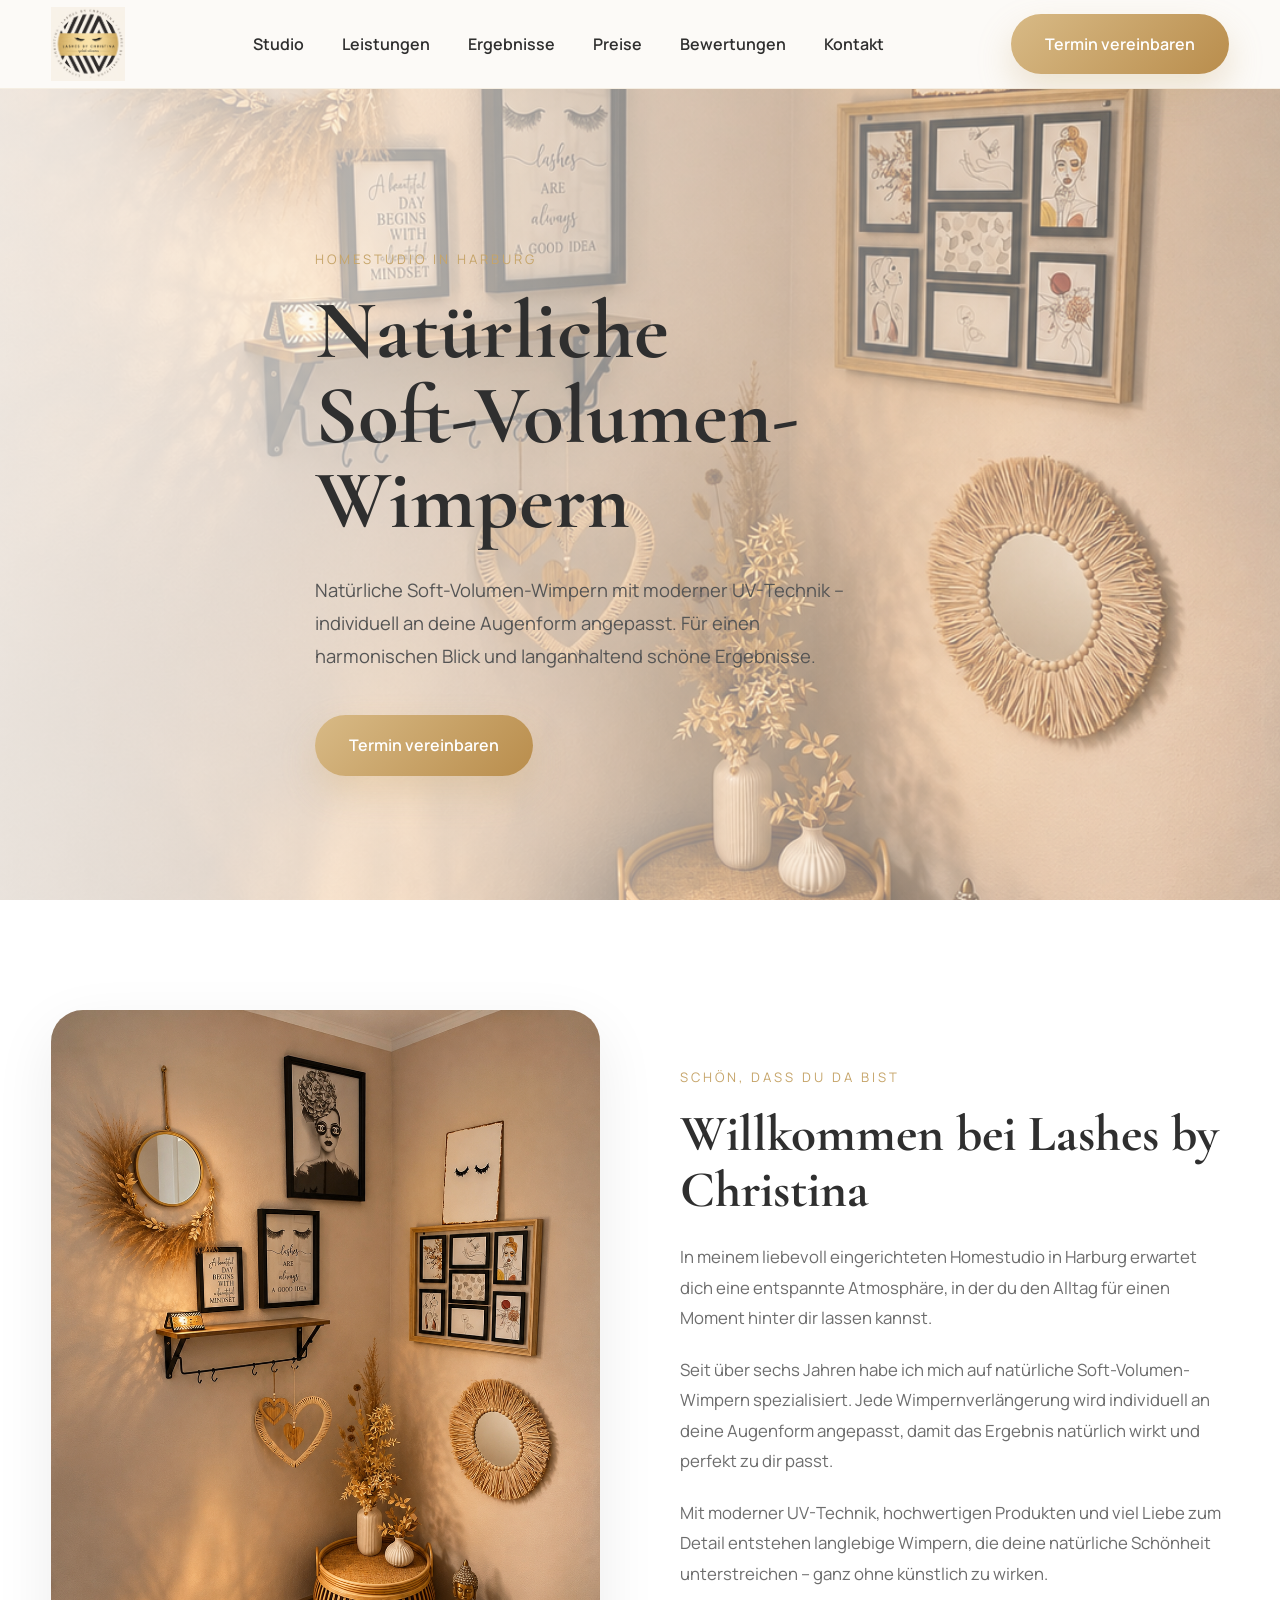
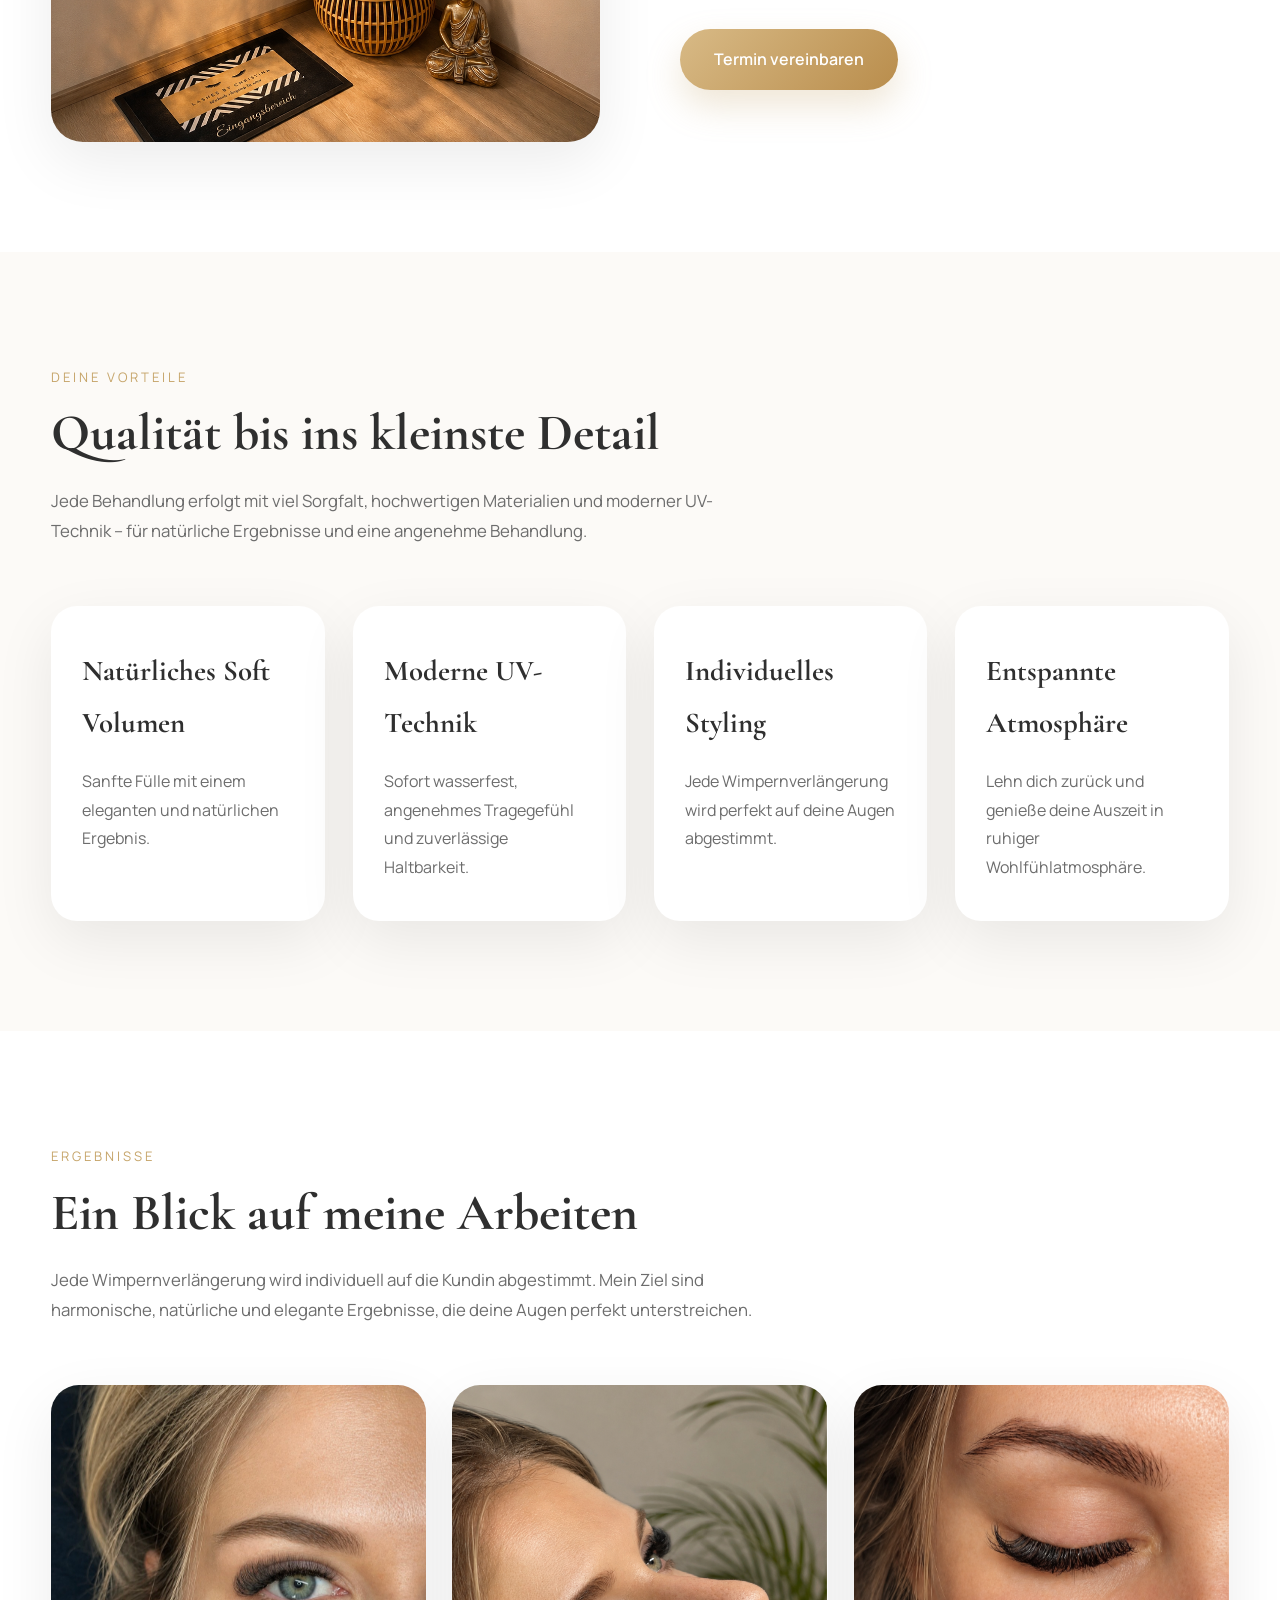
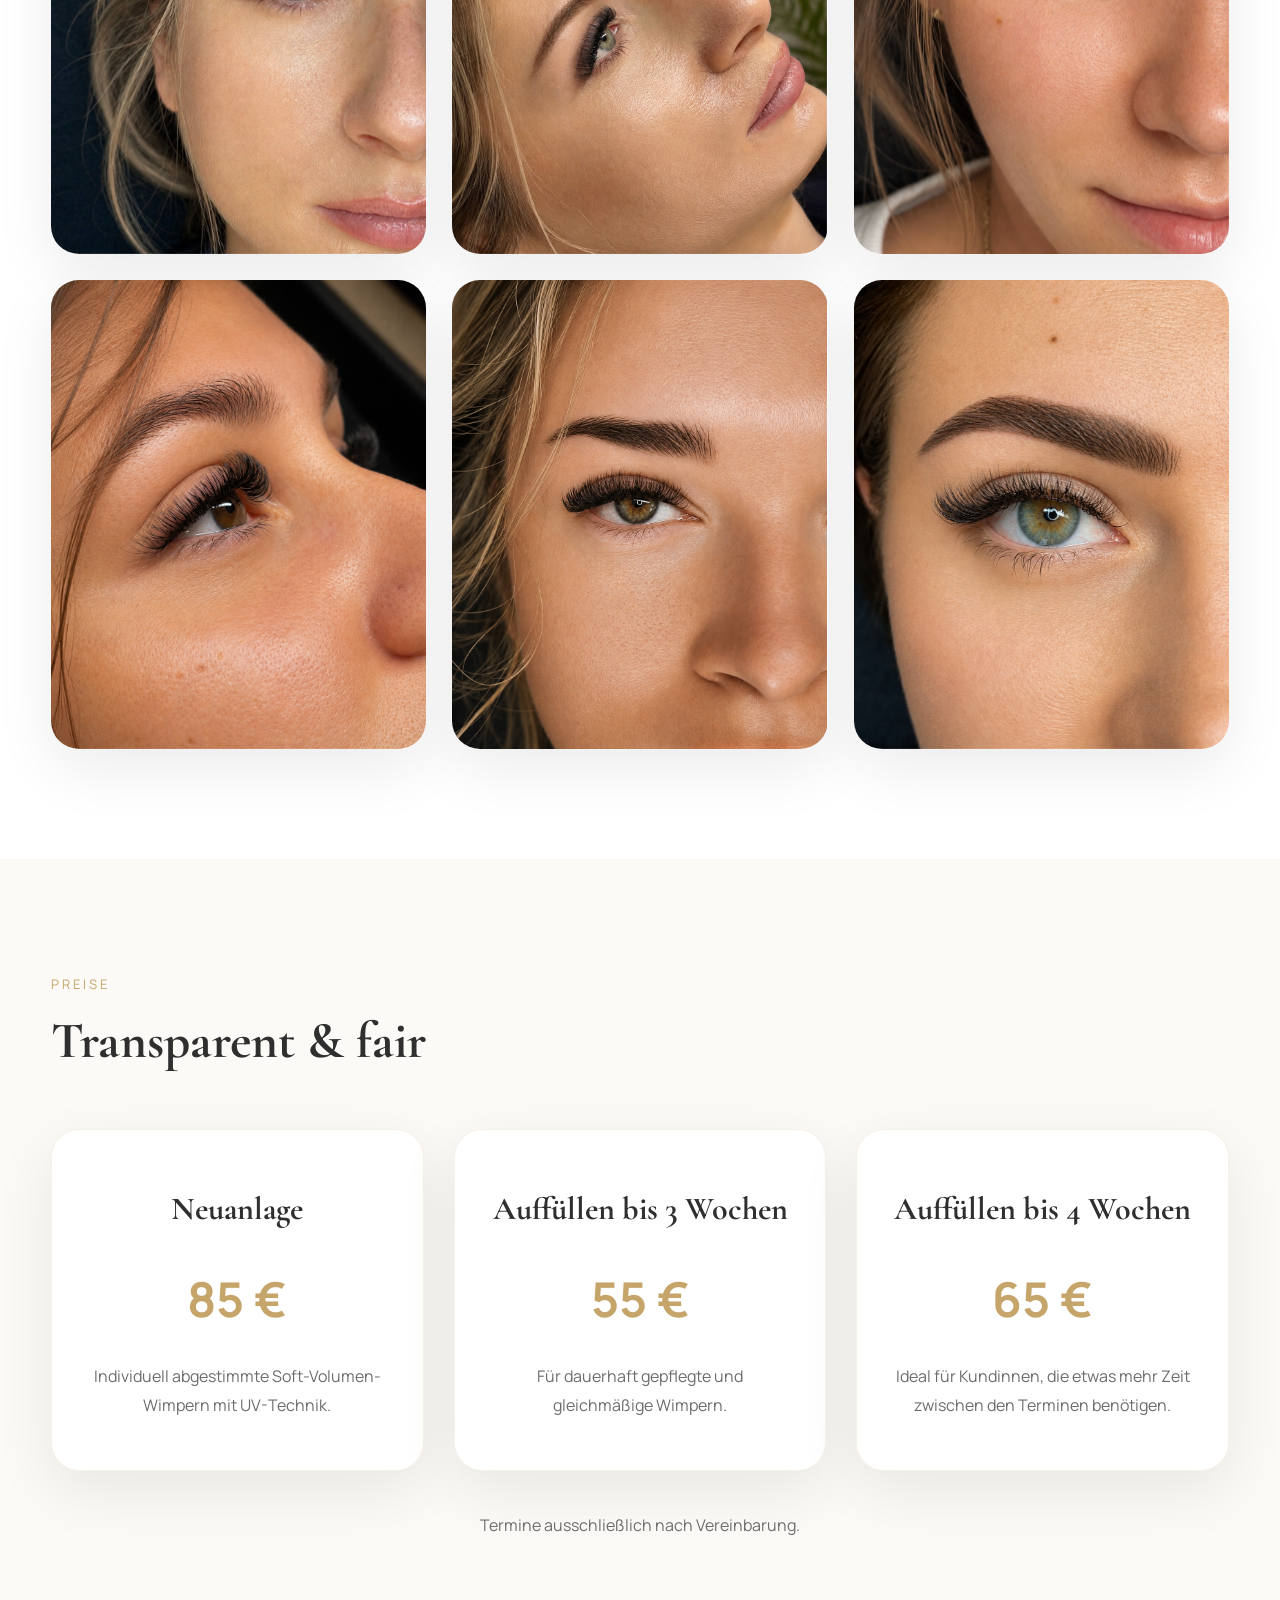
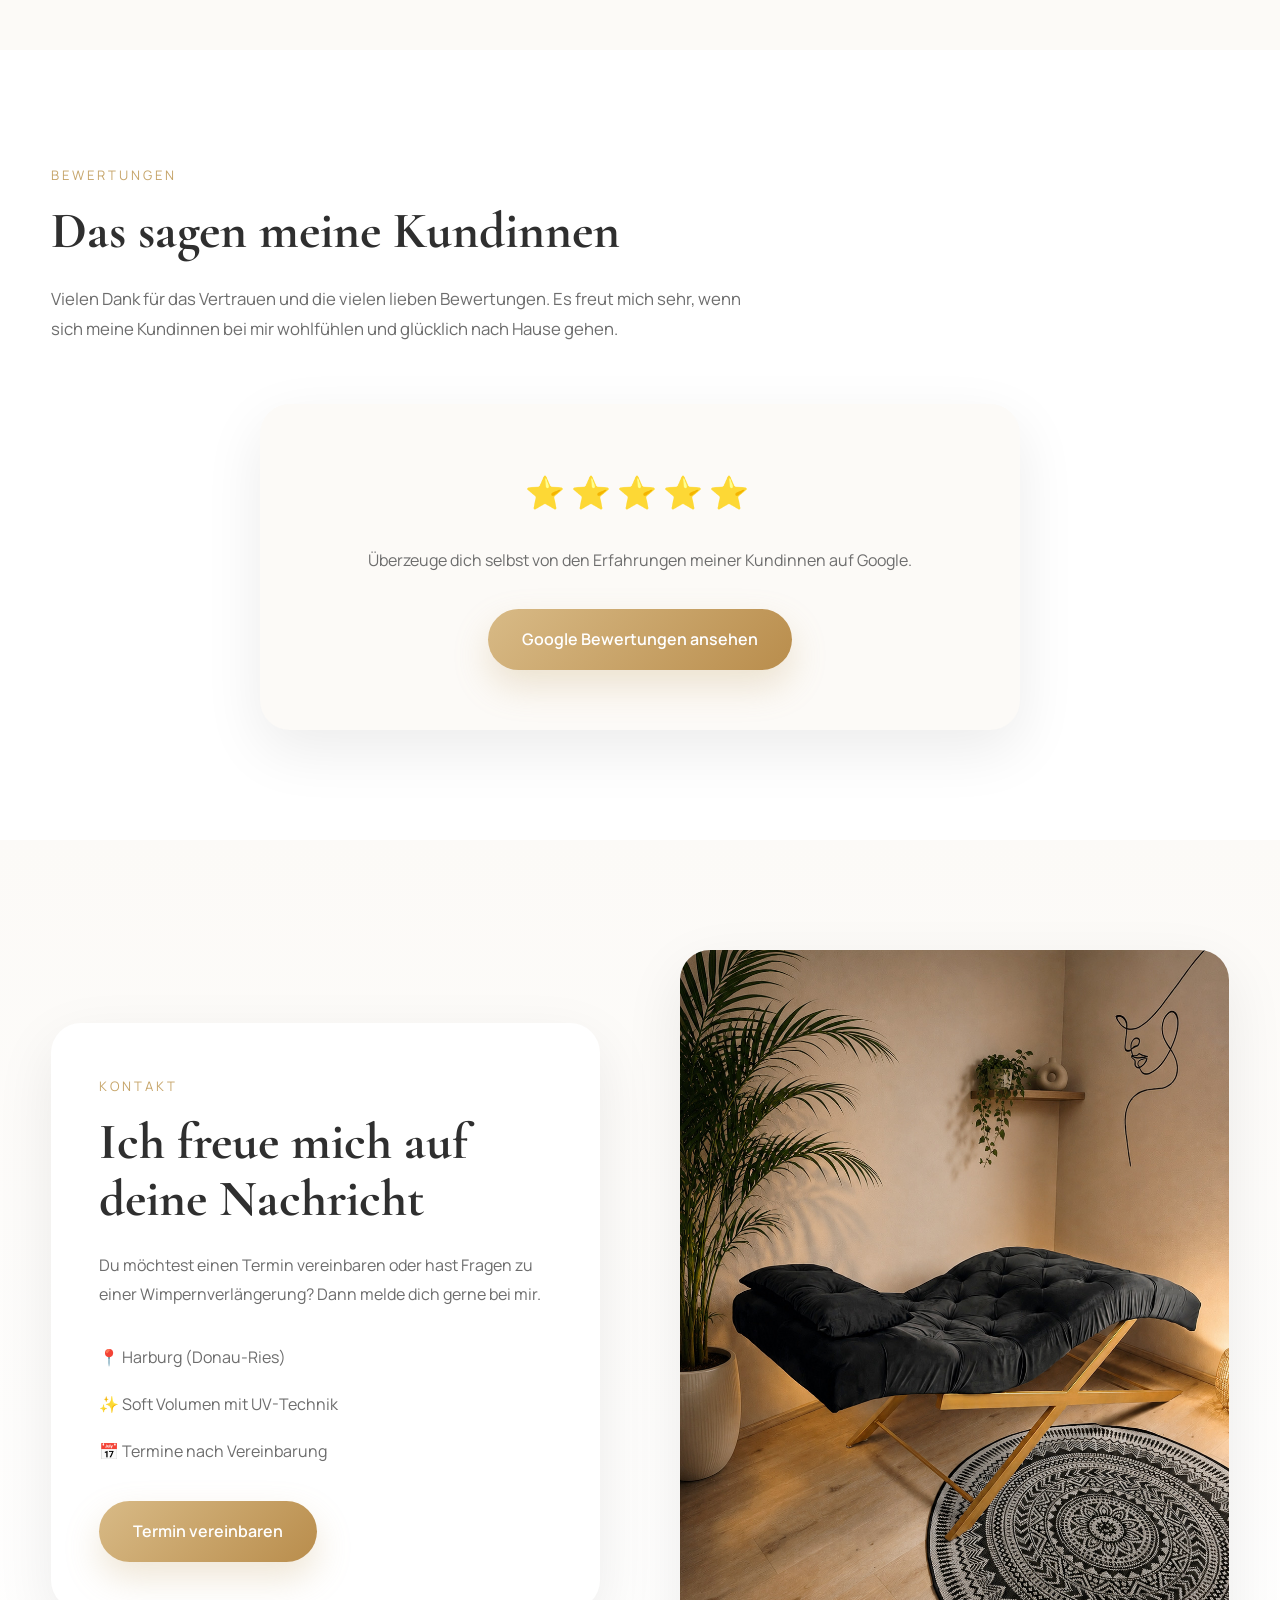
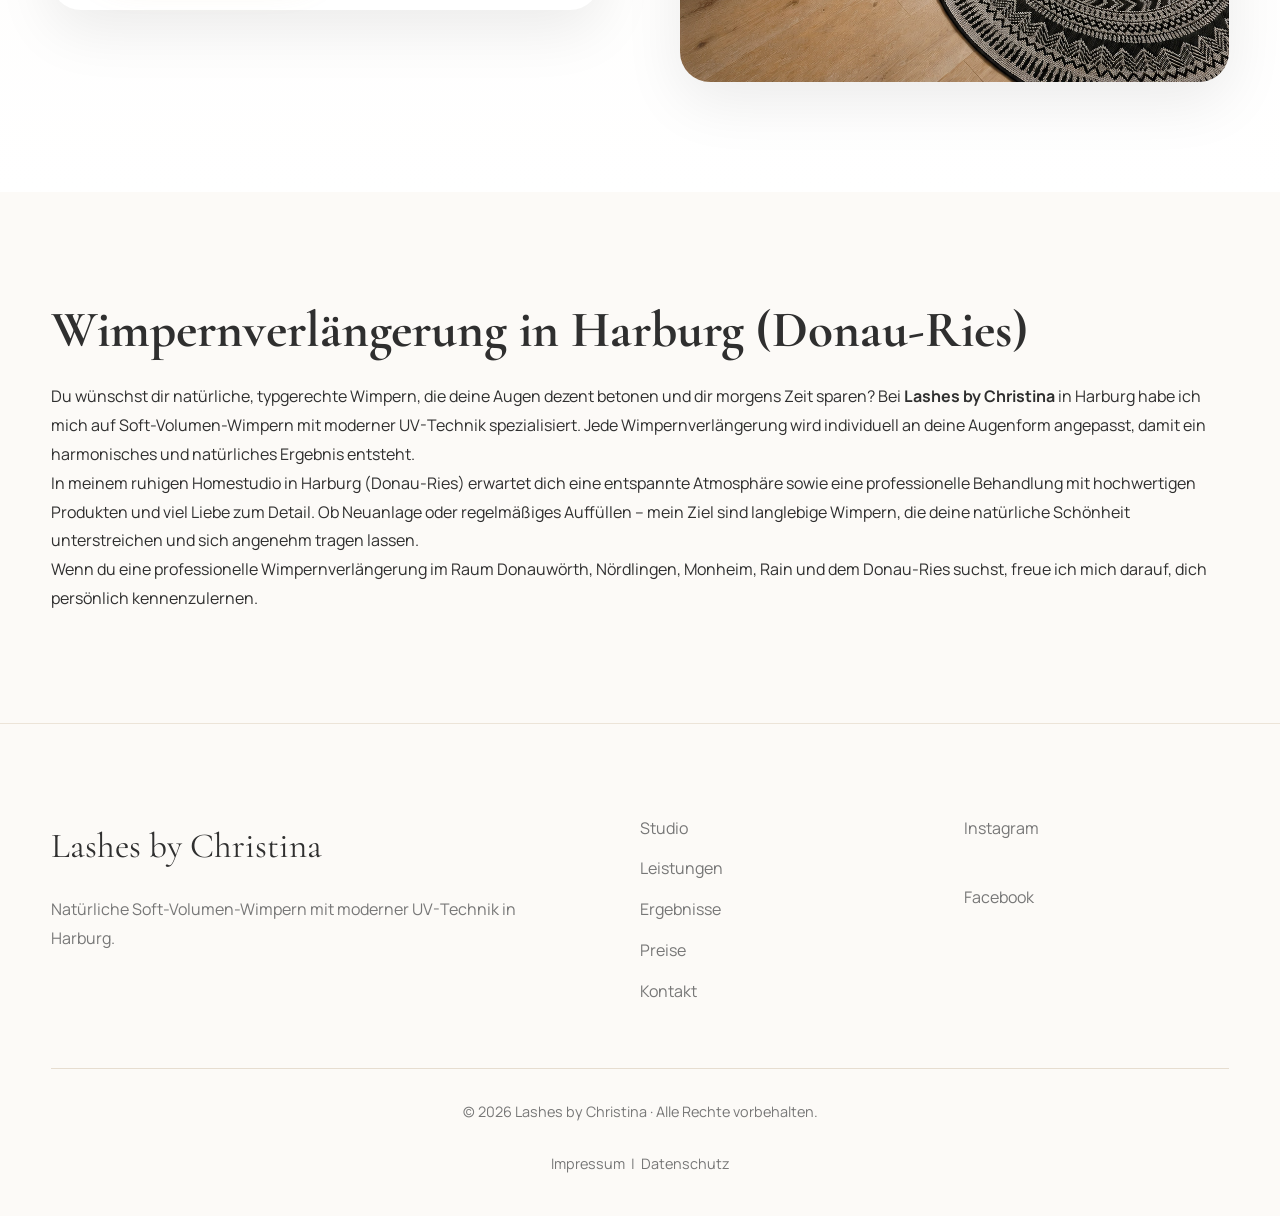
<file: index.html>
<!DOCTYPE html>
<html lang="de">

<head>
  
  
<!-- Google Ads Tag -->
<script async src="https://www.googletagmanager.com/gtag/js?id=AW-666326456"></script>
<script>
window.dataLayer = window.dataLayer || [];
function gtag(){dataLayer.push(arguments);}
gtag('js', new Date());
gtag('config', 'AW-666326456');
</script>
  
<!-- Event snippet for Kontakt conversion page -->
<script>
  gtag('event', 'conversion', {'send_to': 'AW-666326456/STa-CP6VyLwdELir3b0C'});
</script>
  
<meta charset="UTF-8">
<meta name="viewport" content="width=device-width, initial-scale=1">

<title>Wimpernverlängerung Harburg | Lashes by Christina</title>

<meta name="description" content="Wimpernverlängerung in Harburg (Donau-Ries): natürliche Soft-Volumen-Wimpern mit moderner UV-Technik. Individuell auf deine Augen abgestimmt. Lashes by Christina.">


<meta name="robots" content="index,follow">

<meta name="theme-color" content="#fcfaf7">

<meta name="format-detection" content="telephone=yes">

<meta name="geo.region" content="DE-BY">
<meta name="geo.placename" content="Harburg">
  
<link rel="preconnect" href="https://fonts.googleapis.com">
<link rel="preconnect" href="https://fonts.gstatic.com" crossorigin>

<link href="https://fonts.googleapis.com/css2?family=Cormorant+Garamond:wght@500;600;700&family=Manrope:wght@300;400;500;600;700&display=swap" rel="stylesheet">

<link rel="stylesheet" href="style.css">

<link rel="canonical" href="https://christinadik-lgtm.github.io/lashes-by-christina2/">

<link rel="icon" type="image/png" href="logo-lashes-by-christina-harburg-eyelashextensions.png">
  <link rel="apple-touch-icon" href="logo-lashes-by-christina-harburg-eyelashextensions.png">
<meta property="og:title" content="Lashes by Christina | Wimpernverlängerung in Harburg">

<meta property="og:description" content="Natürliche Soft-Volumen-Wimpern mit moderner UV-Technik in Harburg. Individuell angepasst für einen harmonischen und natürlichen Look.">

<meta property="og:type" content="website">

<meta property="og:url" content="https://christinadik-lgtm.github.io/lashes-by-christina2/">

<meta property="og:image" content="https://christinadik-lgtm.github.io/lashes-by-christina2/homestudio-wimpernverlaengerung-harburg.png">

<meta property="og:locale" content="de_DE">

<meta name="twitter:card" content="summary_large_image">
  <meta name="twitter:title" content="Lashes by Christina">

<meta name="twitter:description" content="Natürliche Soft-Volumen-Wimpern mit moderner UV-Technik in Harburg. Individuell angepasst für einen harmonischen und natürlichen Look.">

<meta name="twitter:image" content="https://christinadik-lgtm.github.io/lashes-by-christina2/homestudio-wimpernverlaengerung-harburg.png">
<meta name="author" content="Christina Frischmann">

<meta name="creator" content="Lashes by Christina">

<meta name="publisher" content="Lashes by Christina">
  <script type="application/ld+json">
{
  "@context":"https://schema.org",
  "@type":"BeautySalon",
  "name":"Lashes by Christina",
  "image":"https://christinadik-lgtm.github.io/lashes-by-christina2/homestudio-wimpernverlaengerung-harburg.png",
  "url":"https://christinadik-lgtm.github.io/lashes-by-christina2/",
  "telephone":"+491743361774",
  "email":"christinadik@web.de",
"address":{
  "@type":"PostalAddress",
  "streetAddress":"Buchenweg 10",
  "postalCode":"86655",
  "addressLocality":"Harburg",
  "addressCountry":"DE"
},

"geo":{
  "@type":"GeoCoordinates",
  "latitude":48.7849,
  "longitude":10.6928
},
  "priceRange":"€€",
    "currenciesAccepted":"EUR",
"paymentAccepted":"Cash",
    "serviceType":"Wimpernverlängerung",

"hasOfferCatalog":{
"@type":"OfferCatalog",
"name":"Leistungen",
"itemListElement":[
{
"@type":"Offer",
"name":"Soft-Volumen-Wimpernverlängerung"
}
]
},
  "areaServed":"Harburg (Schwaben), Donau-Ries",
  "description":"Natürliche Soft-Volumen-Wimpern mit moderner UV-Technik in Harburg.",
    "founder":"Christina Frischmann",

"knowsAbout":[
"Wimpernverlängerung",
"Soft Volumen",
"UV Wimpern",
"Lash Styling"
],
"sameAs":[
  "https://www.instagram.com/lashes_by_christina.harburg",
  "https://www.facebook.com/LashesbyChristina90/"
],
"openingHoursSpecification":[
{
"@type":"OpeningHoursSpecification",
"dayOfWeek":[
"Monday",
"Tuesday",
"Wednesday",
"Thursday",
"Friday",
"Saturday"
],
"description":"Termine nach Vereinbarung"
}
]

}
</script>

</head>

<body>

<header>

<div class="container">

<a href="#top" class="logo">

<img src="logo-lashes-by-christina-harburg-eyelashextensions.png"
     alt="Lashes by Christina Logo"
     class="logo-image">
</a>

<nav>

<ul>

<li><a href="#studio">Studio</a></li>
<li><a href="#leistungen">Leistungen</a></li>
<li><a href="#galerie">Ergebnisse</a></li>
<li><a href="#preise">Preise</a></li>
<li><a href="#bewertungen">Bewertungen</a></li>
<li><a href="#kontakt">Kontakt</a></li>

</ul>

</nav>

<a
href="https://wa.me/491743361774"
class="button"
target="_blank"
rel="noopener">

Termin vereinbaren

</a>

</div>

</header>

<main>

<section class="hero" id="top">

<div class="hero-overlay"></div>

<div class="container hero-content">

<span class="hero-subtitle">

HOMESTUDIO IN HARBURG

</span>

<h1>
Natürliche<br>
Soft-Volumen-<br>
Wimpern
</h1>

<p class="hero-text">

Natürliche Soft-Volumen-Wimpern mit moderner UV-Technik –
individuell an deine Augenform angepasst.
Für einen harmonischen Blick und langanhaltend schöne Ergebnisse.

</p>

<a
href="https://wa.me/491743361774"
class="button"
target="_blank"
rel="noopener">

Termin vereinbaren

</a>

</div>

</section>
<!-- ==========================================================
     STUDIO
========================================================== -->

<section id="studio" class="about">

    <div class="container about-grid">

        <div class="about-image">

            <img
                src="homestudio-wimpernverlaengerung-harburg.png"
                alt="Homestudio für Wimpernverlängerung in Harburg von Lashes by Christina"
                loading="lazy">

        </div>

        <div class="about-text">

            <span class="section-label">

                Schön, dass du da bist

            </span>

            <h2>

                Willkommen bei Lashes by Christina

            </h2>

            <p>

                In meinem liebevoll eingerichteten Homestudio in Harburg erwartet dich eine entspannte Atmosphäre, in der du den Alltag für einen Moment hinter dir lassen kannst.

            </p>

            <p>

                Seit über sechs Jahren habe ich mich auf natürliche Soft-Volumen-Wimpern spezialisiert. Jede Wimpernverlängerung wird individuell an deine Augenform angepasst, damit das Ergebnis natürlich wirkt und perfekt zu dir passt.

            </p>

            <p>

                Mit moderner UV-Technik, hochwertigen Produkten und viel Liebe zum Detail entstehen langlebige Wimpern, die deine natürliche Schönheit unterstreichen – ganz ohne künstlich zu wirken.

            </p>

            <a href="#kontakt" class="button">

                Termin vereinbaren

            </a>

        </div>

    </div>

</section>

<!-- ==========================================================
     VORTEILE
========================================================== -->

<section id="leistungen" class="features">

    <div class="container">

        <span class="section-label">

            Deine Vorteile

        </span>

        <h2>

            Qualität bis ins kleinste Detail

        </h2>

        <p class="section-intro">

            Jede Behandlung erfolgt mit viel Sorgfalt, hochwertigen Materialien und moderner UV-Technik – für natürliche Ergebnisse und eine angenehme Behandlung.

        </p>

        <div class="feature-grid">

            <article class="feature-card">

                <h3>Natürliches Soft Volumen</h3>

                <p>
                    Sanfte Fülle mit einem eleganten und natürlichen Ergebnis.
                </p>

            </article>

            <article class="feature-card">

                <h3>Moderne UV-Technik</h3>

                <p>
                    Sofort wasserfest, angenehmes Tragegefühl und zuverlässige Haltbarkeit.
                </p>

            </article>

            <article class="feature-card">

                <h3>Individuelles Styling</h3>

                <p>
                    Jede Wimpernverlängerung wird perfekt auf deine Augen abgestimmt.
                </p>

            </article>

            <article class="feature-card">

                <h3>Entspannte Atmosphäre</h3>

                <p>
                    Lehn dich zurück und genieße deine Auszeit in ruhiger Wohlfühlatmosphäre.
                </p>

            </article>

        </div>

    </div>

</section>
<!-- ==========================================================
     GALERIE
========================================================== -->

<section id="galerie" class="gallery">

    <div class="container">

        <span class="section-label">

            Ergebnisse

        </span>

        <h2>

            Ein Blick auf meine Arbeiten

        </h2>

        <p class="section-intro">

            Jede Wimpernverlängerung wird individuell auf die Kundin abgestimmt.
            Mein Ziel sind harmonische, natürliche und elegante Ergebnisse, die deine Augen perfekt unterstreichen.

        </p>

        <div class="gallery-grid">

            <div class="gallery-item">

                <img src="soft-volumen-wimpernverlaengerung-harburg.jpeg"
                     alt="Soft-Volumen-Wimpernverlängerung in Harburg mit UV-Technik"
                     loading="lazy">

            </div>

            <div class="gallery-item">

                <img src="natuerliche-soft-volumen-wimpern-harburg.jpeg"
                     alt="Natürliches Soft-Volumen-Lash-Styling von Lashes by Christina"
                     loading="lazy">

            </div>

            <div class="gallery-item">

                <img src="uv-wimpernverlaengerung-harburg.png"
                     alt="Elegante Soft-Volumen-Wimpern individuell angepasst"
                     loading="lazy">

            </div>

            <div class="gallery-item">

                <img src="cat-eye-look-by-lashes-by-christina.png"
                     alt="Natürliche Wimpernverlängerung vor und nach der Behandlung"
                     loading="lazy">

            </div>

            <div class="gallery-item">

                <img src="vorher-nachher-wimpernverlaengerung-harburg.png"
                     alt="Professionelle Soft-Volumen-Wimpern von Lashes by Christina"
                     loading="lazy">

            </div>

            <div class="gallery-item">

                <img src="uv-lashes-harburg-cat-eye-look.png"
                     alt="UV-Wimpernverlängerung mit natürlichem Ergebnis"
                     loading="lazy">

            </div>

        </div>

    </div>

</section>

<!-- ==========================================================
     PREISE
========================================================== -->

<section id="preise" class="prices">

    <div class="container">

        <span class="section-label">

            Preise

        </span>

        <h2>

            Transparent & fair

        </h2>

        <div class="price-grid">

            <article class="price-card">

                <h3>Neuanlage</h3>

                <div class="price">85 €</div>

                <p>
                    Individuell abgestimmte Soft-Volumen-Wimpern mit UV-Technik.
                </p>

            </article>

            <article class="price-card">

                <h3>Auffüllen bis 3 Wochen</h3>

                <div class="price">55 €</div>

                <p>
                    Für dauerhaft gepflegte und gleichmäßige Wimpern.
                </p>

            </article>

            <article class="price-card">

                <h3>Auffüllen bis 4 Wochen</h3>

                <div class="price">65 €</div>

                <p>
                    Ideal für Kundinnen, die etwas mehr Zeit zwischen den Terminen benötigen.
                </p>

            </article>

        </div>

        <p class="price-note">

            Termine ausschließlich nach Vereinbarung.

        </p>

    </div>

</section>
<!-- ==========================================================
     BEWERTUNGEN
========================================================== -->

<section id="bewertungen" class="reviews">

    <div class="container">

        <span class="section-label">

            Bewertungen

        </span>

        <h2>

            Das sagen meine Kundinnen

        </h2>

        <p class="section-intro">

            Vielen Dank für das Vertrauen und die vielen lieben Bewertungen. Es freut mich sehr, wenn sich meine Kundinnen bei mir wohlfühlen und glücklich nach Hause gehen.

        </p>

        <div class="review-preview">

            <div class="stars">

                ⭐⭐⭐⭐⭐

            </div>

            <p>

                Überzeuge dich selbst von den Erfahrungen meiner Kundinnen auf Google.

            </p>

            <a href="https://www.google.com/maps/search/?api=1&query=Lashes%20by%20Christina%20Harburg&query_place_id=ChIJ3y41xFDTnkcRTTXmx-oi8tM"

   class="button"

   target="_blank"

   rel="noopener">

    Google Bewertungen ansehen

</a>

        </div>

    </div>

</section>

<!-- ==========================================================
     KONTAKT
========================================================== -->

<section id="kontakt" class="contact">

    <div class="container contact-grid">

        <div class="contact-card">

            <span class="section-label">

                Kontakt

            </span>

            <h2>

                Ich freue mich auf deine Nachricht

            </h2>

            <p>

                Du möchtest einen Termin vereinbaren oder hast Fragen zu einer Wimpernverlängerung? Dann melde dich gerne bei mir.

            </p>

            <div class="contact-info">

                <p>📍 Harburg (Donau-Ries)</p>
                <p>✨ Soft Volumen mit UV-Technik</p>
                <p>📅 Termine nach Vereinbarung</p>

            </div>

            <a href="https://wa.me/491743361774"
               class="button"
               target="_blank"
               rel="noopener">

                Termin vereinbaren

            </a>

        </div>

        <div class="contact-image">

            <img src="lashes-by-christina-homestudio-harburg.jpeg"
                 alt="Gemütliches Homestudio für Wimpernverlängerung in Harburg"
                 loading="lazy">

        </div>

    </div>

</section>

</main>
<section class="seo-text">

<div class="container">

<h2>Wimpernverlängerung in Harburg (Donau-Ries)</h2>

<p>

Du wünschst dir natürliche, typgerechte Wimpern, die deine Augen dezent betonen und dir morgens Zeit sparen? Bei <strong>Lashes by Christina</strong> in Harburg habe ich mich auf Soft-Volumen-Wimpern mit moderner UV-Technik spezialisiert. Jede Wimpernverlängerung wird individuell an deine Augenform angepasst, damit ein harmonisches und natürliches Ergebnis entsteht.

</p>

<p>

In meinem ruhigen Homestudio in Harburg (Donau-Ries) erwartet dich eine entspannte Atmosphäre sowie eine professionelle Behandlung mit hochwertigen Produkten und viel Liebe zum Detail. Ob Neuanlage oder regelmäßiges Auffüllen – mein Ziel sind langlebige Wimpern, die deine natürliche Schönheit unterstreichen und sich angenehm tragen lassen.

</p>

<p>

Wenn du eine professionelle Wimpernverlängerung im Raum Donauwörth, Nördlingen, Monheim, Rain und dem Donau-Ries suchst, freue ich mich darauf, dich persönlich kennenzulernen.

</p>

</div>

</section>
<!-- ==========================================================
     FOOTER
========================================================== -->

<footer>

    <div class="container">

        <div class="footer-grid">

            <div>

                <div class="footer-logo">

                    Lashes by Christina

                </div>

                <p class="footer-text">

                    Natürliche Soft-Volumen-Wimpern mit moderner UV-Technik in Harburg.

                </p>

            </div>

            <div class="footer-links">

                <a href="#studio">Studio</a><br>
                <a href="#leistungen">Leistungen</a><br>
                <a href="#galerie">Ergebnisse</a><br>
                <a href="#preise">Preise</a><br>
                <a href="#kontakt">Kontakt</a>

            </div>

            <div class="footer-links">

                <a href="https://www.instagram.com/lashes_by_christina.harburg"
                   target="_blank"
                   rel="noopener">

                    Instagram

                </a>

                <br><br>

                <a href="https://www.facebook.com/LashesbyChristina90/"
                   target="_blank"
                   rel="noopener">

                    Facebook

                </a>

            </div>

        </div>

        <div class="footer-bottom">

    © 2026 Lashes by Christina · Alle Rechte vorbehalten.

    <br><br>

    <a href="impressum.html">Impressum</a>
    &nbsp;|&nbsp;
    <a href="datenschutz.html">Datenschutz</a>

</div>

    </div>

</footer>

<button class="scroll-top" aria-label="Nach oben">

    ↑

</button>

<script src="script.js"></script>

</body>
</html>
</file>
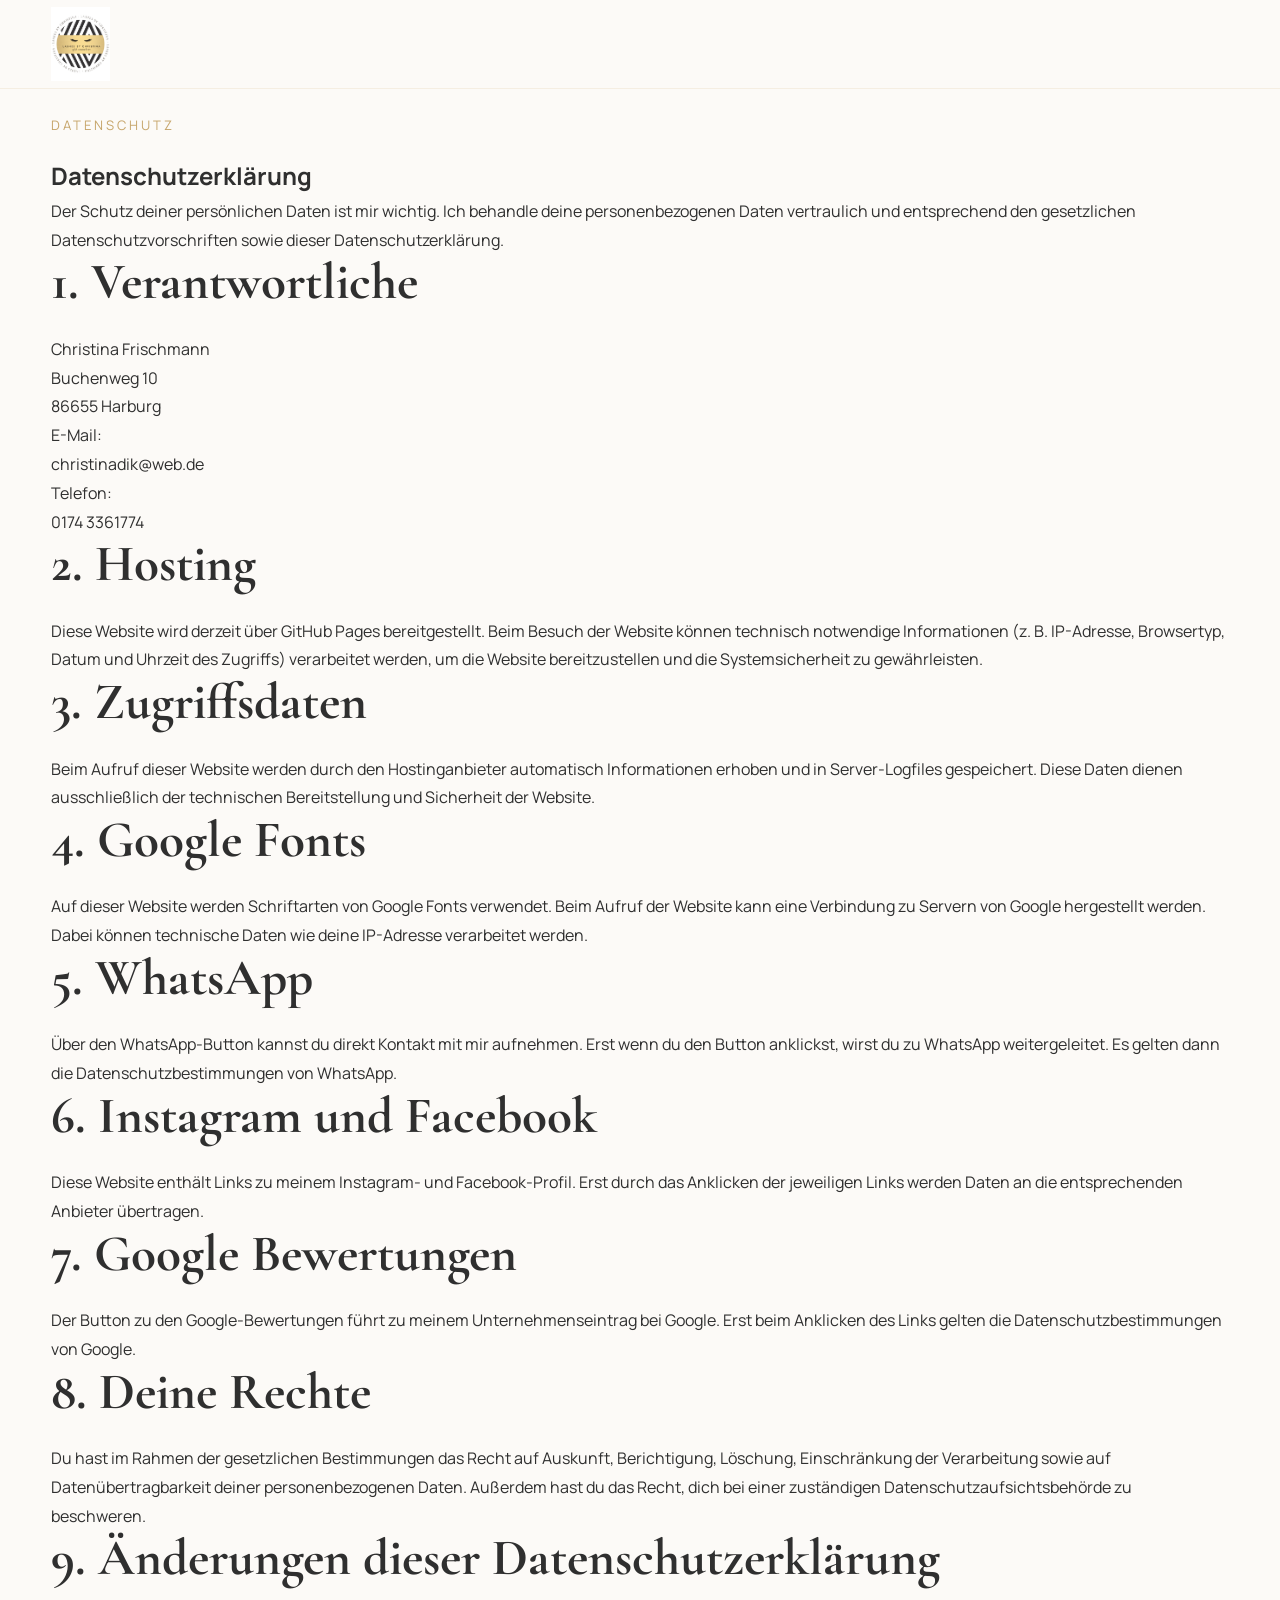
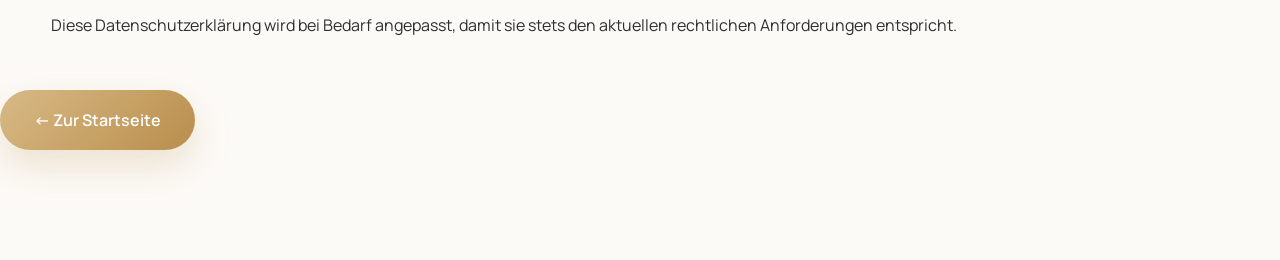
<file: datenschutz.html>
<!DOCTYPE html>
<html lang="de">

<head>

<meta charset="UTF-8">
<meta name="viewport" content="width=device-width, initial-scale=1">

<title>Datenschutzerklärung | Lashes by Christina</title>

<link rel="preconnect" href="https://fonts.googleapis.com">
<link rel="preconnect" href="https://fonts.gstatic.com" crossorigin>

<link href="https://fonts.googleapis.com/css2?family=Cormorant+Garamond:wght@500;600;700&family=Manrope:wght@300;400;500;600&display=swap" rel="stylesheet">

<link rel="stylesheet" href="style.css">

</head>

<body>

<header>

<div class="container">

<a href="index.html" class="logo">

<img src="Beige Minimalist Aesthetic Beauty Salon Price List Instagram Post - 2.png"
alt="Lashes by Christina"
class="logo-image">

</a>

</div>

</header>

<main>

<section>

<div class="container">

<span class="section-label">

Datenschutz

</span>

<h1>

Datenschutzerklärung

</h1>

<p>

Der Schutz deiner persönlichen Daten ist mir wichtig. Ich behandle deine personenbezogenen Daten vertraulich und entsprechend den gesetzlichen Datenschutzvorschriften sowie dieser Datenschutzerklärung.

</p>

<h2>

1. Verantwortliche

</h2>

<p>

Christina Frischmann<br>
Buchenweg 10<br>
86655 Harburg

</p>

<p>

E-Mail:<br>

christinadik@web.de

</p>

<p>

Telefon:<br>

0174 3361774

</p>

<h2>

2. Hosting

</h2>

<p>

Diese Website wird derzeit über GitHub Pages bereitgestellt. Beim Besuch der Website können technisch notwendige Informationen (z. B. IP-Adresse, Browsertyp, Datum und Uhrzeit des Zugriffs) verarbeitet werden, um die Website bereitzustellen und die Systemsicherheit zu gewährleisten.

</p>

<h2>

3. Zugriffsdaten

</h2>

<p>

Beim Aufruf dieser Website werden durch den Hostinganbieter automatisch Informationen erhoben und in Server-Logfiles gespeichert. Diese Daten dienen ausschließlich der technischen Bereitstellung und Sicherheit der Website.

</p>
  <h2>

4. Google Fonts

</h2>

<p>

Auf dieser Website werden Schriftarten von Google Fonts verwendet. Beim Aufruf der Website kann eine Verbindung zu Servern von Google hergestellt werden. Dabei können technische Daten wie deine IP-Adresse verarbeitet werden.

</p>

<h2>

5. WhatsApp

</h2>

<p>

Über den WhatsApp-Button kannst du direkt Kontakt mit mir aufnehmen. Erst wenn du den Button anklickst, wirst du zu WhatsApp weitergeleitet. Es gelten dann die Datenschutzbestimmungen von WhatsApp.

</p>

<h2>

6. Instagram und Facebook

</h2>

<p>

Diese Website enthält Links zu meinem Instagram- und Facebook-Profil. Erst durch das Anklicken der jeweiligen Links werden Daten an die entsprechenden Anbieter übertragen.

</p>

<h2>

7. Google Bewertungen

</h2>

<p>

Der Button zu den Google-Bewertungen führt zu meinem Unternehmenseintrag bei Google. Erst beim Anklicken des Links gelten die Datenschutzbestimmungen von Google.

</p>

<h2>

8. Deine Rechte

</h2>

<p>

Du hast im Rahmen der gesetzlichen Bestimmungen das Recht auf Auskunft, Berichtigung, Löschung, Einschränkung der Verarbeitung sowie auf Datenübertragbarkeit deiner personenbezogenen Daten. Außerdem hast du das Recht, dich bei einer zuständigen Datenschutzaufsichtsbehörde zu beschweren.

</p>

<h2>

9. Änderungen dieser Datenschutzerklärung

</h2>

<p>

Diese Datenschutzerklärung wird bei Bedarf angepasst, damit sie stets den aktuellen rechtlichen Anforderungen entspricht.

</p>

</div>

<p style="margin-top:50px;">

<a href="index.html" class="button">

← Zur Startseite

</a>

</p>

</section>

</main>

</body>

</html>
</file>
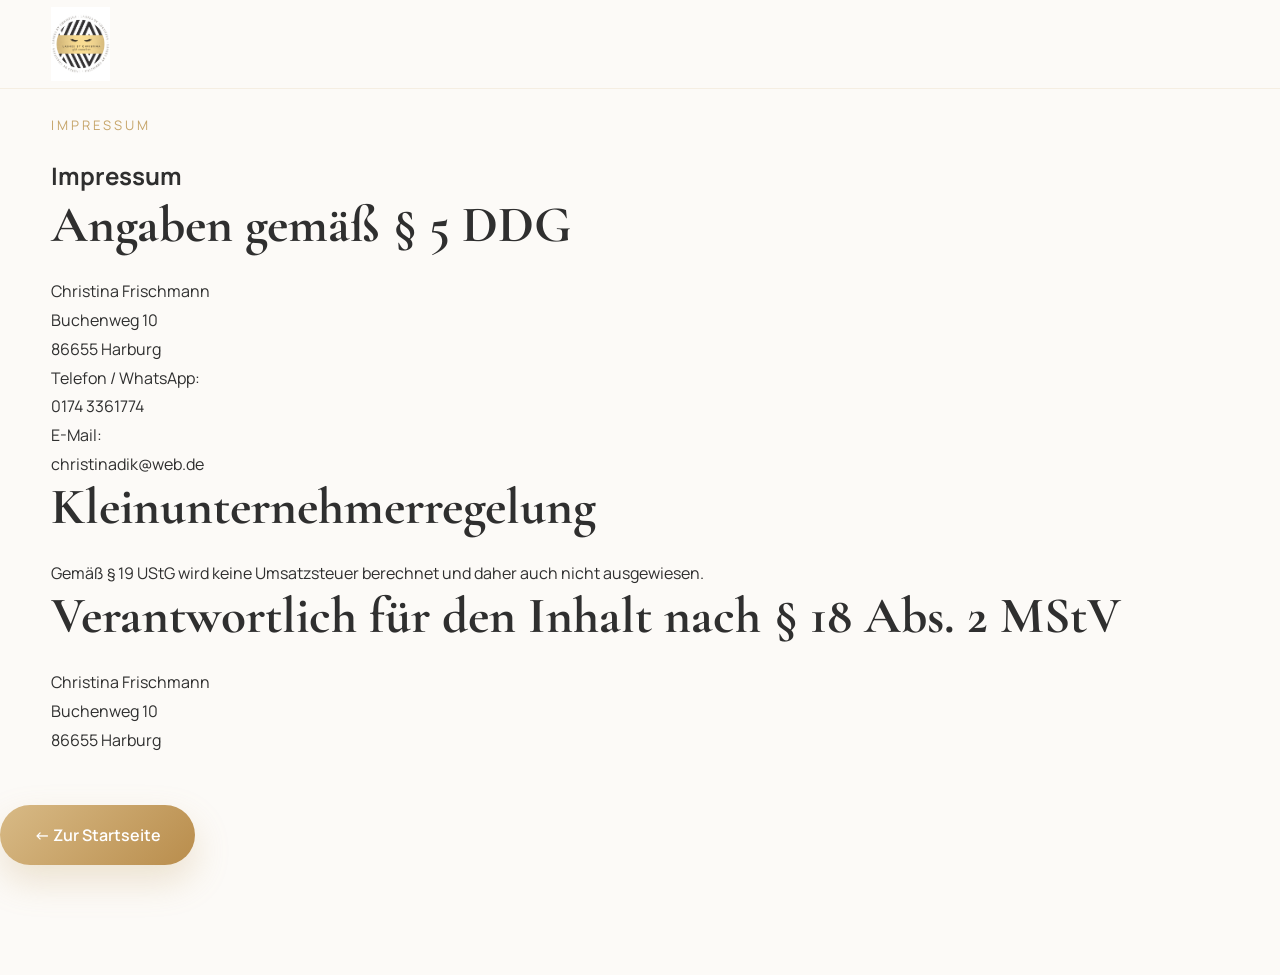
<file: impressum.html>
<!DOCTYPE html>
<html lang="de">

<head>

<meta charset="UTF-8">
<meta name="viewport" content="width=device-width, initial-scale=1">

<title>Impressum | Lashes by Christina</title>

<link rel="preconnect" href="https://fonts.googleapis.com">
<link rel="preconnect" href="https://fonts.gstatic.com" crossorigin>

<link href="https://fonts.googleapis.com/css2?family=Cormorant+Garamond:wght@500;600;700&family=Manrope:wght@300;400;500;600&display=swap" rel="stylesheet">

<link rel="stylesheet" href="style.css">

</head>

<body>

<header>

<div class="container">

<a href="index.html" class="logo">

<img src="Beige Minimalist Aesthetic Beauty Salon Price List Instagram Post - 2.png"
alt="Lashes by Christina"
class="logo-image">

</a>

</div>

</header>

<main>

<section>

<div class="container">

<span class="section-label">

Impressum

</span>

<h1>

Impressum

</h1>

<h2>Angaben gemäß § 5 DDG</h2>

<p>

Christina Frischmann<br>
Buchenweg 10<br>
86655 Harburg

</p>

<p>

Telefon / WhatsApp:<br>
0174 3361774

</p>

<p>

E-Mail:<br>
christinadik@web.de

</p>

<h2>Kleinunternehmerregelung</h2>

<p>

Gemäß § 19 UStG wird keine Umsatzsteuer berechnet und daher auch nicht ausgewiesen.

</p>

<h2>Verantwortlich für den Inhalt nach § 18 Abs. 2 MStV</h2>

<p>

Christina Frischmann<br>
Buchenweg 10<br>
86655 Harburg

</p>

</div>

<p style="margin-top:50px;">

<a href="index.html" class="button">

← Zur Startseite

</a>

</p>

</section>

</main>

</body>

</html>
</file>
<file: style.css>
/* ==========================================================
   LASHES BY CHRISTINA
   STYLE.CSS
   TEIL 1
========================================================== */

/* ==========================================================
   VARIABLEN
========================================================== */

:root{

    --bg:#fcfaf7;
    --white:#ffffff;

    --text:#2f2f2f;
    --text-light:#6d6d6d;

    --gold:#c6a56a;
    --gold-dark:#b69158;

    --shadow:0 20px 60px rgba(0,0,0,.08);

    --radius:28px;

    --transition:.35s ease;

    --container:1200px;

}

/* ==========================================================
   RESET
========================================================== */

*{

    margin:0;
    padding:0;
    box-sizing:border-box;

}

html{

    scroll-behavior:smooth;
    scroll-padding-top:95px;

}

body{

    font-family:"Manrope",sans-serif;

    background:var(--bg);

    color:var(--text);

    line-height:1.8;

    overflow-x:hidden;

}

img{

    display:block;

    width:100%;

    height:auto;

}

a{

    color:inherit;

    text-decoration:none;

}

ul{

    list-style:none;

}

.container{

    width:min(92%,var(--container));

    margin:auto;

}

/* ==========================================================
   HEADER
========================================================== */

header{

    position:fixed;

    top:0;
    left:0;

    width:100%;

    z-index:1000;

    background:#fcfaf7;

    backdrop-filter:blur(18px);

    border-bottom:1px solid rgba(198,165,106,.15);

    transition:.35s;

}

header .container{

    min-height:88px;

    display:flex;

    justify-content:space-between;

    align-items:center;

}

/* ==========================================================
   LOGO
========================================================== */

.logo-image{

    height:74px;

    width:auto;

}

/* ==========================================================
   NAVIGATION
========================================================== */

nav ul{

    display:flex;

    gap:38px;

}

nav a{

    position:relative;

    font-weight:600;

    transition:.3s;

}

nav a:hover{

    color:var(--gold);

}

nav a::after{

    content:"";

    position:absolute;

    left:0;
    bottom:-8px;

    width:0;

    height:2px;

    background:var(--gold);

    transition:.3s;

}

nav a:hover::after{

    width:100%;

}

/* ==========================================================
   BUTTONS
========================================================== */

.button{

    display:inline-flex;

    justify-content:center;

    align-items:center;

    padding:16px 34px;

    border-radius:999px;

    background:linear-gradient(135deg,#d8ba86,#b98d4c);

    color:#fff;

    font-weight:600;

    transition:.35s;

    box-shadow:0 16px 35px rgba(198,165,106,.28);

}

.button:hover{

    transform:translateY(-3px);

    box-shadow:0 24px 40px rgba(198,165,106,.35);

}

.button-outline{

    display:inline-flex;

    justify-content:center;

    align-items:center;

    padding:16px 34px;

    border-radius:999px;

    border:2px solid var(--gold);

    color:var(--gold);

    font-weight:600;

    transition:.35s;

}

.button-outline:hover{

    background:var(--gold);

    color:#fff;

}

/* ==========================================================
   HERO
========================================================== */

.hero{

    position:relative;

    min-height:100vh;

    display:flex;

    align-items:center;

    background-image:url("homestudio-wimpernverlaengerung-harburg.png");

    background-size:cover;

    background-position:center;

    background-repeat:no-repeat;

}

.hero-overlay{

    position:absolute;

    inset:0;

    background:linear-gradient(

        90deg,

        rgba(252,250,247,.82) 0%,

        rgba(252,250,247,.62) 40%,

        rgba(252,250,247,.28) 100%

    );

}

.hero-content{

    position:relative;

    z-index:2;

    max-width:650px;

    padding-top:120px;

}

.hero-subtitle{

    display:inline-block;

    margin-bottom:18px;

    color:var(--gold);

    letter-spacing:3px;

    text-transform:uppercase;

    font-size:.82rem;

}

.hero h1{

    font-family:"Cormorant Garamond",serif;

    font-size:clamp(3.5rem,7vw,5.2rem);

    line-height:1.02;

    margin-bottom:30px;

    color:#2f2f2f;

}

.hero-text{

    max-width:560px;

    font-size:1.15rem;

    color:#555;

    margin-bottom:42px;

}
/* ==========================================================
   ALLGEMEINE BEREICHE
========================================================== */

section{

    padding:110px 0;

}

.section-label{

    display:inline-block;

    margin-bottom:16px;

    color:var(--gold);

    text-transform:uppercase;

    letter-spacing:3px;

    font-size:.82rem;

}

section h2{

    font-family:"Cormorant Garamond",serif;

    font-size:clamp(2.4rem,4vw,3.4rem);

    line-height:1.1;

    margin-bottom:24px;

    color:#2f2f2f;

}

.section-intro{

    max-width:720px;

    margin-bottom:60px;

    color:var(--text-light);

    font-size:1.05rem;

}

/* ==========================================================
   STUDIO
========================================================== */

.about{

    background:#ffffff;

}

.about-grid{

    display:grid;

    grid-template-columns:1fr 1fr;

    gap:80px;

    align-items:center;

}

.about-image{

    overflow:hidden;

    border-radius:32px;

    box-shadow:var(--shadow);

}

.about-image img{

    transition:.7s ease;

}

.about-image:hover img{

    transform:scale(1.04);

}

.about-text p{

    margin-bottom:22px;

    color:var(--text-light);

    font-size:1.05rem;

}

.about .button{

    margin-top:18px;

}

/* ==========================================================
   VORTEILE
========================================================== */

.features{

    background:var(--bg);

}

.feature-grid{

    display:grid;

    grid-template-columns:repeat(4,1fr);

    gap:28px;

    margin-top:60px;

}

.feature-card{

    background:#fff;

    padding:38px 30px;

    border-radius:26px;

    box-shadow:var(--shadow);

    transition:var(--transition);

    border:1px solid transparent;

}

.feature-card:hover{

    transform:translateY(-8px);

    border-color:rgba(198,165,106,.35);

}

.feature-card h3{

    font-family:"Cormorant Garamond",serif;

    font-size:1.8rem;

    margin-bottom:18px;

}

.feature-card p{

    color:var(--text-light);

}

/* ==========================================================
   GALERIE
========================================================== */

.gallery{

    background:#ffffff;

}

.gallery-grid{

    display:grid;

    grid-template-columns:repeat(auto-fit,minmax(300px,1fr));

    gap:26px;

    margin-top:60px;

}

.gallery-item{

    overflow:hidden;

    border-radius:28px;

    box-shadow:var(--shadow);

}

.gallery-item img{

    aspect-ratio:4/5;

    object-fit:cover;

    transition:.7s ease;

}

.gallery-item:hover img{

    transform:scale(1.05);

}
/* ==========================================================
   PREISE
========================================================== */

.prices{

    background:var(--bg);

}

.price-grid{

    display:grid;

    grid-template-columns:repeat(3,1fr);

    gap:30px;

    margin-top:60px;

}

.price-card{

    background:#fff;

    padding:50px 35px;

    border-radius:28px;

    box-shadow:var(--shadow);

    border:1px solid rgba(198,165,106,.15);

    transition:var(--transition);

    text-align:center;

}

.price-card:hover{

    transform:translateY(-8px);

    border-color:rgba(198,165,106,.35);

}

.price-card h3{

    font-family:"Cormorant Garamond",serif;

    font-size:2rem;

    margin-bottom:18px;

}

.price{

    font-size:3rem;

    color:var(--gold);

    font-weight:700;

    margin-bottom:20px;

}

.price-card p{

    color:var(--text-light);

}

.price-note{

    text-align:center;

    margin-top:40px;

    color:var(--text-light);

}

/* ==========================================================
   BEWERTUNGEN
========================================================== */

.reviews{

    background:#fff;

}

.review-preview{

    max-width:760px;

    margin:60px auto 0;

    padding:60px;

    background:var(--bg);

    border-radius:30px;

    text-align:center;

    box-shadow:var(--shadow);

}

.stars{

    font-size:2rem;

    letter-spacing:6px;

    margin-bottom:24px;

}

.review-preview p{

    color:var(--text-light);

    margin-bottom:35px;

}

/* ==========================================================
   KONTAKT
========================================================== */

.contact{

    background:linear-gradient(

        180deg,

        #fcfaf7 0%,

        #ffffff 100%

    );

}

.contact-grid{

    display:grid;

    grid-template-columns:1fr 1fr;

    gap:80px;

    align-items:center;

}

.contact-card{

    background:#fff;

    padding:48px;

    border-radius:30px;

    box-shadow:var(--shadow);

}

.contact-card p{

    color:var(--text-light);

}

.contact-info{

    display:flex;

    flex-direction:column;

    gap:18px;

    margin:35px 0;

}

.contact-image{

    overflow:hidden;

    border-radius:30px;

    box-shadow:var(--shadow);

}

.contact-image img{

    transition:.7s ease;

}

.contact-image:hover img{

    transform:scale(1.04);

}

/* ==========================================================
   FOOTER
========================================================== */

footer{

    padding:90px 0 40px;

    background:#fcfaf7;

    border-top:1px solid #ece4d8;

}

.footer-grid{

    display:grid;

    grid-template-columns:2fr 1fr 1fr;

    gap:60px;

    margin-bottom:50px;

}

.footer-logo{

    font-family:"Cormorant Garamond",serif;

    font-size:2.2rem;

    margin-bottom:18px;

}

.footer-text{

    color:#777;

}

.footer-links a{

    display:inline-block;

    margin-bottom:12px;

    color:#777;

    transition:.3s;

}

.footer-links a:hover{

    color:var(--gold);

}

.footer-bottom{

    border-top:1px solid #e6ddd0;

    padding-top:30px;

    text-align:center;

    color:#777;

    font-size:.9rem;

}

/* ==========================================================
   SCROLL TO TOP
========================================================== */

.scroll-top{

    position:fixed;

    right:25px;

    bottom:25px;

    width:56px;

    height:56px;

    border:none;

    border-radius:50%;

    background:var(--gold);

    color:#fff;

    font-size:1.3rem;

    cursor:pointer;

    display:flex;

    justify-content:center;

    align-items:center;

    box-shadow:var(--shadow);

    opacity:0;

    visibility:hidden;

    transition:.35s;

    z-index:999;

}

.scroll-top.show{

    opacity:1;

    visibility:visible;

}

.scroll-top:hover{

    background:var(--gold-dark);

    transform:translateY(-4px);

}
/* ==========================================================
   SCROLLBAR
========================================================== */

::-webkit-scrollbar{

    width:10px;

}

::-webkit-scrollbar-track{

    background:#f6f3ef;

}

::-webkit-scrollbar-thumb{

    background:var(--gold);

    border-radius:999px;

}

::-webkit-scrollbar-thumb:hover{

    background:var(--gold-dark);

}

/* ==========================================================
   TEXTAUSWAHL
========================================================== */

::selection{

    background:var(--gold);

    color:#fff;

}

/* ==========================================================
   FOCUS
========================================================== */

a:focus-visible,
.button:focus-visible{

    outline:2px solid var(--gold);

    outline-offset:5px;

}

/* ==========================================================
   RESPONSIVE TABLET
========================================================== */

@media (max-width:992px){

    nav{

        display:none;

    }

    .hero{

        min-height:85vh;

    }

    .hero-content{

        max-width:100%;

        text-align:center;

    }

    .hero-text{

        margin-left:auto;

        margin-right:auto;

    }

    .about-grid,
    .contact-grid{

        grid-template-columns:1fr;

        gap:60px;

    }

    .feature-grid{

        grid-template-columns:repeat(2,1fr);

    }

    .price-grid{

        grid-template-columns:1fr;

    }

    .footer-grid{

        grid-template-columns:1fr;

        text-align:center;

    }

}

/* ==========================================================
   RESPONSIVE HANDY
========================================================== */

@media (max-width:768px){

    header .container{

        min-height:80px;

    }

    .logo-image{

        height:60px;

    }

    section{

        padding:85px 0;

    }

    .hero{

        min-height:78vh;

        text-align:center;

    }

    .hero-content{

        padding-top:110px;

    }

    .hero h1{

        font-size:3rem;

        line-height:1.1;

    }

    .hero-text{

        font-size:1rem;

    }

    .button{

        width:100%;

    }

    .feature-grid,
    .gallery-grid{

        grid-template-columns:1fr;

    }

    .contact-card{

        padding:34px;

    }

    section h2{

        font-size:2.3rem;

    }

}

/* ==========================================================
   KLEINE ANIMATIONEN
========================================================== */

.hero-content{

    animation:fadeHero 1s ease forwards;

}

@keyframes fadeHero{

    from{

        opacity:0;

        transform:translateY(35px);

    }

    to{

        opacity:1;

        transform:translateY(0);

    }

}

.gallery-item img,
.about-image img,
.contact-image img{

    will-change:transform;

}
</file>
